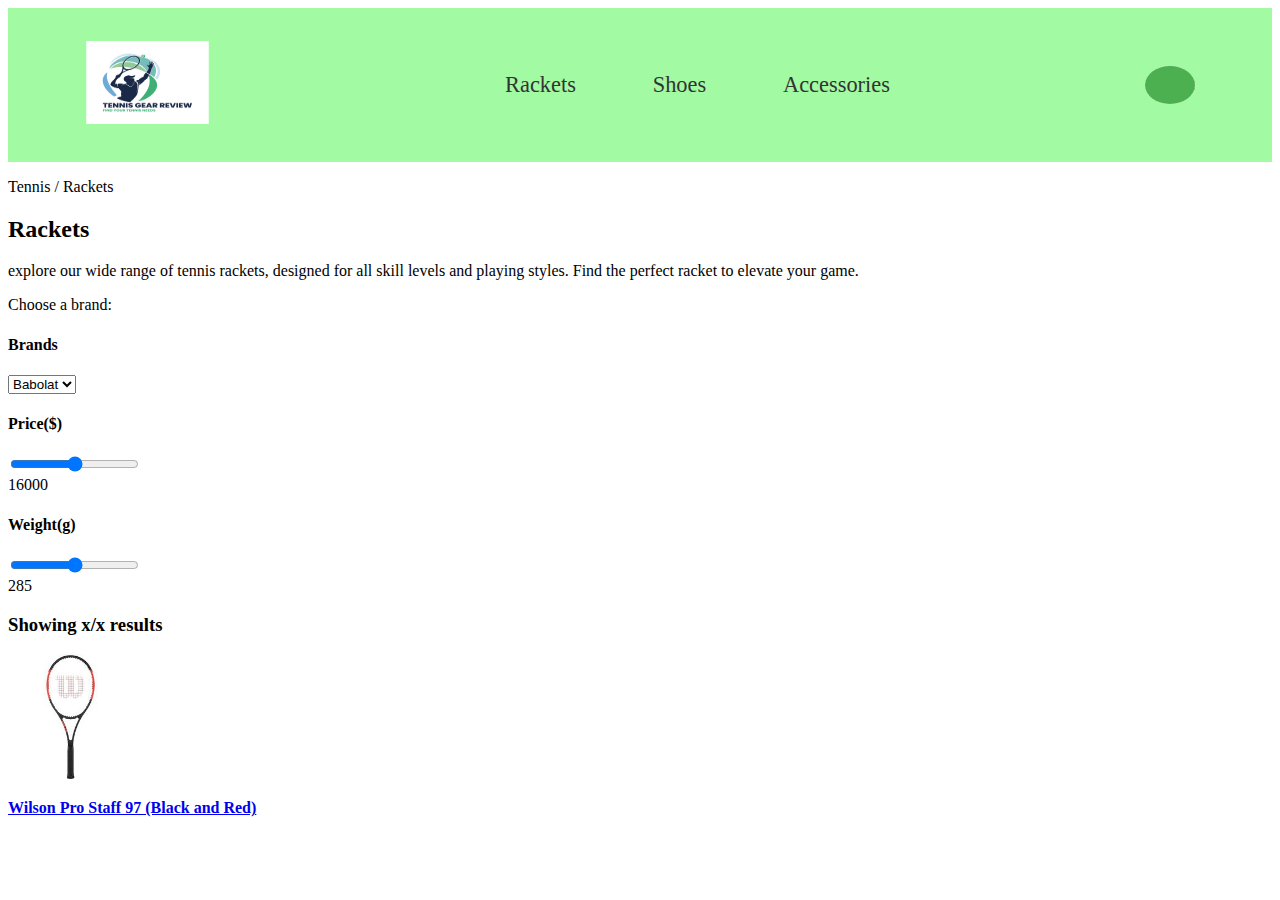
<file: rackets.html>
<!DOCTYPE html>
<html lang="en">
  <head>
    <meta charset="UTF-8" />
    <meta http-equiv="X-UA-Compatible" content="IE=edge" />
    <meta
      name="description"
      content="Tennis product review site to help you find your tennis needs"
      .
    />
    <meta name="viewport" content="width=device-width, initial-scale=1.0" />
    <link rel="icon" href="logo-png.png" />
    <link rel="preconnect" href="https://fonts.gstatic.com" />
    <link
      href="https://fonts.googleapis.com/css2?family=Rubik:wght@400;500;600;700&display=swap"
      rel="stylesheet"
    />
    <link rel="stylesheet" href="css/style.css" />
    <title>Tennis Gear Review</title>
  </head>
  <body>
    <header class="header">
      <a href="index.html">
        <img class="logo" alt="Tennis Gear Review Logo" src="logo-png.png" />
      </a>
      <nav class="main-nav">
        <ul class="main-nav-list">
          <li><a class="main-nav-link" href="rackets.html">Rackets</a></li>
          <li><a class="main-nav-link" href="#shoes">Shoes</a></li>
          <li><a class="main-nav-link" href="#accesories">Accessories</a></li>
        </ul>
      </nav>
      <div class="search-container">
        <input type="text" class="search-input" placeholder="Search..." />
        <button class="search-button">
          <i class="fa fa-search"></i>
        </button>
      </div>
    </header>
  </head>
</body>
<body>
  <p>Tennis / Rackets</p>
  <h2>Rackets</h2>
  <p>explore our wide range of tennis rackets, designed for all skill levels and playing styles. Find the perfect racket to elevate your game.</p>
  
  <label for="brands">Choose a brand:</label>
<h4>Brands</h4>
<select name="brand" id="brands">
  <option value="Babolat">Babolat</option>
  <option value="Head">Head</option>
  <option value="Yonex">Yonex</option>
  <option value="Wilson">Wilson</option>
</select>
<h4>Price($)</h4>
<div class="sliderbar1">
  <input type="range" min="0" max="100" value="50" class="slider" id="range">
  <div class="value">16000</div>
</div>
<h4>Weight(g)</h4>
<div class="sliderbar2">
  <input type="range" min="0" max="100" value="50" class="slider" id="range">
  <div class="value">285</div>
</div>
<h3>Showing x/x results</h3>
<a href="WilsonProStaff.html">
<img src="Wilson.jpeg" alt="Wilson Pro Staff Racket" width="100" height="132">
</a>
<a href="WilsonProStaff.html"><p><strong>Wilson Pro Staff 97 (Black and Red)</strong></p></a>
</body>

  </html>
</file>
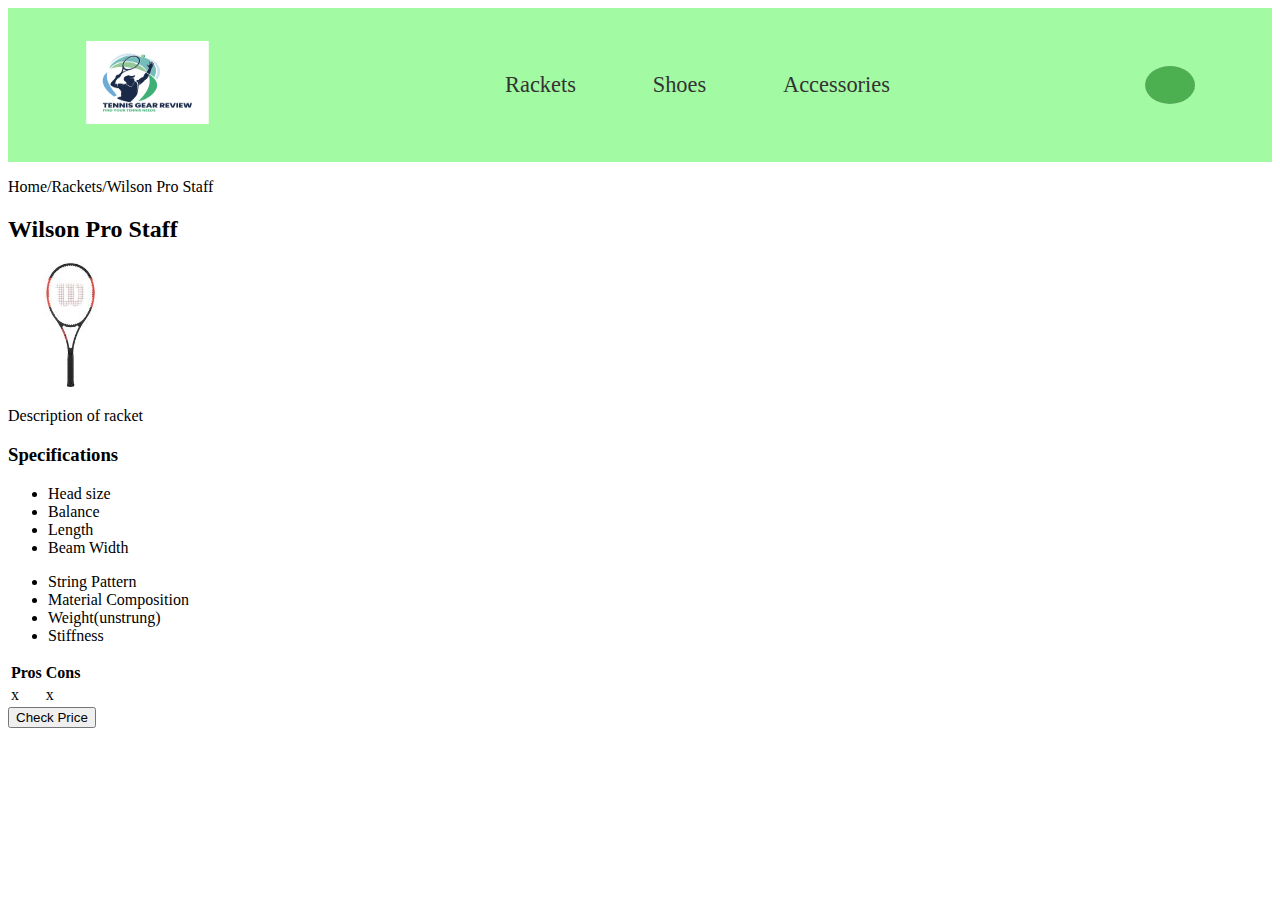
<file: WilsonProStaff.html>
<!DOCTYPE html>
<html lang="en">
  <head>
    <meta charset="UTF-8" />
    <meta http-equiv="X-UA-Compatible" content="IE=edge" />
    <meta
      name="description"
      content="Tennis product review site to help you find your tennis needs"
      .
    />
    <meta name="viewport" content="width=device-width, initial-scale=1.0" />
    <link rel="icon" href="logo-png.png" />
    <link rel="preconnect" href="https://fonts.gstatic.com" />
    <link
      href="https://fonts.googleapis.com/css2?family=Rubik:wght@400;500;600;700&display=swap"
      rel="stylesheet"
    />
    <link rel="stylesheet" href="css/style.css" />
    <title>Tennis Gear Review</title>
  </head>
  <body>
    <header class="header">
      <a href="index.html">
        <img class="logo" alt="Tennis Gear Review Logo" src="logo-png.png" />
      </a>
      <nav class="main-nav">
        <ul class="main-nav-list">
          <li><a class="main-nav-link" href="rackets.html">Rackets</a></li>
          <li><a class="main-nav-link" href="#shoes">Shoes</a></li>
          <li><a class="main-nav-link" href="#accesories">Accessories</a></li>
        </ul>
      </nav>
      <div class="search-container">
        <input type="text" class="search-input" placeholder="Search..." />
        <button class="search-button">
          <i class="fa fa-search"></i>
        </button>
      </div>
    </header>
  </head>
</body>
<body>
  <p>Home/Rackets/Wilson Pro Staff</p>

  <h2>Wilson Pro Staff</h2>
  <img src="Wilson.jpeg"
  alt="Image of racket">
<p>Description of racket</p>

<h3>Specifications</h3>
<ul>
  <li>Head size</li>
  <li>Balance</li>
  <li>Length</li>
  <li>Beam Width</li>
</ul>
<ul>
  <li>String Pattern</li>
  <li>Material Composition</li>
  <li>Weight(unstrung)</li>
  <li>Stiffness</li>
</ul>

<table>
  <tr>
    <th>Pros</th>
    <th>Cons</th>
  </tr>
  <td>x</td>
  <td>x</td>
  </table>

  <button type="button">Check Price</button>
  

</body>
</file>
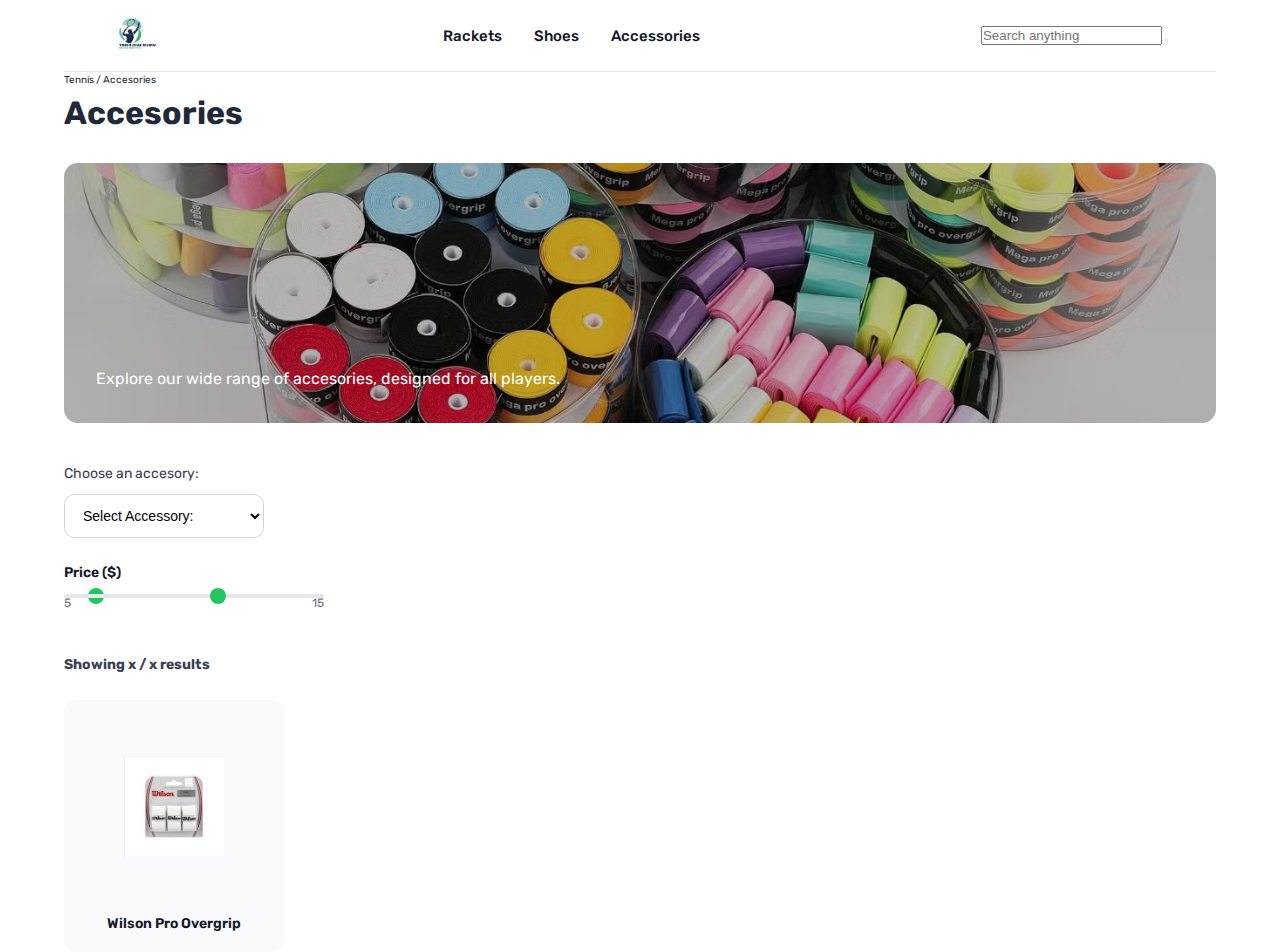
<file: html/accesories2.html>
<!DOCTYPE html>
<html lang="en">
  <head>
    <meta charset="UTF-8" />
    <meta http-equiv="X-UA-Compatible" content="IE=edge" />
    <meta
      name="description"
      content="Tennis product review site to help you find your tennis needs"
    />
    <meta name="viewport" content="width=device-width, initial-scale=1.0" />

    <title>Game Set Gear</title>

    <link rel="icon" href="../images/logo-png.png" />
    <link rel="preconnect" href="https://fonts.gstatic.com" />
    <link
      href="https://fonts.googleapis.com/css2?family=Rubik:wght@400;500;600;700&display=swap"
      rel="stylesheet"
    />

    <link rel="stylesheet" href="../css/accessories.css" />
  </head>

  <body>
    <!-- NAVBAR -->
    <header class="WEBNAV">
    <a href="../index.html">
  <img
    class="logo"
    alt="Tennis Gear Review Logo"
    src="../images/logo-png.png"
  />
    </a>
    <nav class="main-nav">
      <li><a class="main-nav-link" href="../html/rackets.html">Rackets</a></li>
      <li><a class="main-nav-link" href="../html/Shoes.html">Shoes</a></li>
      <li>
        <a class="main-nav-link" href="../html/accesories2.html">Accessories</a>
      </li>
    </nav>

    <div class="search-box">
      <div class="row">
        <input
          type="text"
          id="input-box"
          placeholder="Search anything"
          autocomplete="off"
        />
        <button><i class="fa-solid fa-magnifying-glass"></i></button>
      </div>
      <div class="result-box"></div>
      <script src="../js/search.js"></script>
    </div>
    </header>
  </head>

    <!-- PAGE HEADER -->
    <section class="page-header">
      <p>Tennis / Accesories</p>
      <h2>Accesories</h2>

      <div class="wrapper">
        <p class="textonimg">
          Explore our wide range of accesories, designed for all players.
        </p>
      </div>
    </section>

    <!-- FILTERS -->
    <section class="filters">
      <label for="Accesory">Choose an accesory:</label>

      <div class="custom-select" style="width: 200px">
        <select id="Accesory">
          <option value="0">Select Accessory:</option>
          <option value="1">Grips</option>
          <option value="2">Head Tape</option>
          <option value="3">Vibration Dampners</option>
          <option value="4">Stencils</option>
        </select>
      </div>

      <h4>Price ($)</h4>

      <div class="slider-wrapper">
        <div class="range-container">
          <input type="range" min="0" max="500" value="50" id="range-min" />
          <input type="range" min="0" max="500" value="300" id="range-max" />

          <div class="range-track"></div>

          <div class="range-values">
            <span id="min-val">5</span>
            <span id="max-val">15</span>
          </div>
        </div>
      </div>
    </section>

    <!-- RESULTS -->
    <section class="results">
      <h3>Showing x / x results</h3>

      <div class="product-card">
        <a href="../html/WilsonProOvergrip.html">
          <img
            src="../images/WilsonProOvergrip.jpeg"
            alt="Wilson Pro Overgrip"
            width="100"
            height="132"
          />
        </a>

        <a href="../html/WilsonProOvergrip.html">
          <div class="product-title">Wilson Pro Overgrip</div>
        </a>
      </div>
    </section>
  </body>
</html>
</file>
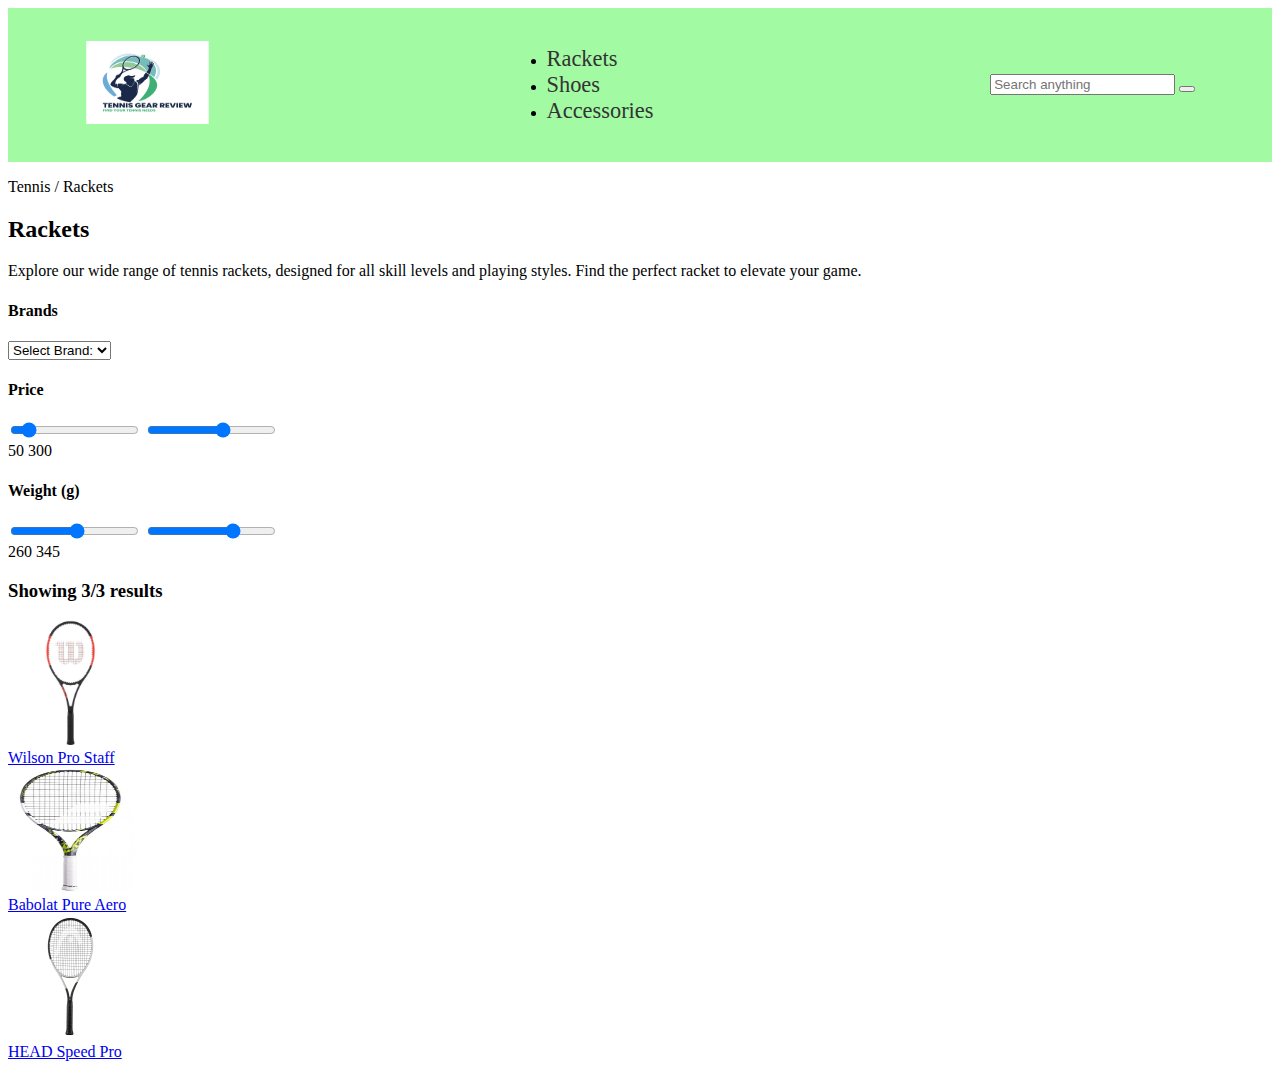
<file: html/rackets.html>
<!doctype html>
<html lang="en">
  <head>
    <meta charset="UTF-8" />
    <meta http-equiv="X-UA-Compatible" content="IE=edge" />
    <meta
      name="description"
      content="Tennis product review site to help you find your tennis needs"
    />
    <meta name="viewport" content="width=device-width, initial-scale=1.0" />

    <link rel="icon" href="logo-png.png" />
    <link rel="preconnect" href="https://fonts.gstatic.com" />
    <link
      href="https://fonts.googleapis.com/css2?family=Rubik:wght@400;500;600;700&display=swap"
      rel="stylesheet"
    />
    <link rel="stylesheet" href="../css/Rackets.css" />
    <title>Game Set Gear</title>
  </head>

  <body>
    <!-- NAVBAR -->
    <header class="WEBNAV">
      <a href="../index.html">
        <img
          class="logo"
          alt="Tennis Gear Review Logo"
          src="../images/logo-png.png"
        />
      </a>

      <nav class="main-nav">
        <li>
          <a class="main-nav-link" href="../html/rackets.html">Rackets</a>
        </li>
        <li><a class="main-nav-link" href="../html/Shoes.html">Shoes</a></li>
        <li>
          <a class="main-nav-link" href="../html/accesories2.html">
            Accessories
          </a>
        </li>
      </nav>

      <div class="search-box">
        <div class="row">
          <input
            type="text"
            id="input-box"
            placeholder="Search anything"
            autocomplete="off"
          />
          <button>
            <i class="fa-solid fa-magnifying-glass"></i>
          </button>
        </div>
        <div class="result-box"></div>
      </div>
    </header>

    <!-- PAGE CONTENT -->
    <p>Tennis / Rackets</p>
    <h2>Rackets</h2>

    <div class="wrapper">
      <p class="textonimg">
        Explore our wide range of tennis rackets, designed for all skill levels
        and playing styles. Find the perfect racket to elevate your game.
      </p>
    </div>

    <h4>Brands</h4>
    <select id="brandFilter">
      <option value="all">Select Brand:</option>
      <option value="wilson">Wilson</option>
      <option value="babolat">Babolat</option>
      <option value="head">Head</option>
      <option value="yonex">Yonex</option>
    </select>

    <h4><strong>Price</strong></h4>
    <div class="slider-wrapper">
      <div class="range-container">
        <input type="range" min="0" max="500" value="50" />
        <input type="range" min="0" max="500" value="300" />
        <div class="range-track"></div>
        <div class="range-values">
          <span>50</span>
          <span>300</span>
        </div>
      </div>
    </div>

    <h4>Weight (g)</h4>
    <div class="slider-wrapper">
      <div class="range-container">
        <input type="range" min="0" max="500" value="260" />
        <input type="range" min="0" max="500" value="345" />
        <div class="range-track"></div>
        <div class="range-values">
          <span>260</span>
          <span>345</span>
        </div>
      </div>
    </div>

    <h3>Showing 3/3 results</h3>

    <!-- PRODUCT GRID -->
    <div class="product-grid">
      <div class="product-card" data-brand="wilson">
        <a href="../html/WilsonProStaff.html">
          <img src="../images/Wilsonprostaff.jpg" alt="Wilson Pro Staff" />
          <div class="product-title">Wilson Pro Staff</div>
        </a>
      </div>

      <div class="product-card" data-brand="babolat">
        <a href="../html/BabolatPureAero.html">
          <img src="../images/BabolatPureAero.jpg" alt="Babolat Pure Aero" />
          <div class="product-title">Babolat Pure Aero</div>
        </a>
      </div>

      <div class="product-card" data-brand="head">
        <a href="../html/HeadSpeedPro.html">
          <img src="../images/HeadSpeedPro.jpg" alt="HEAD Speed Pro" />
          <div class="product-title">HEAD Speed Pro</div>
        </a>
      </div>
    </div>

    <script src="../js/brandfilterracket.js"></script>
  </body>
</html>
</file>
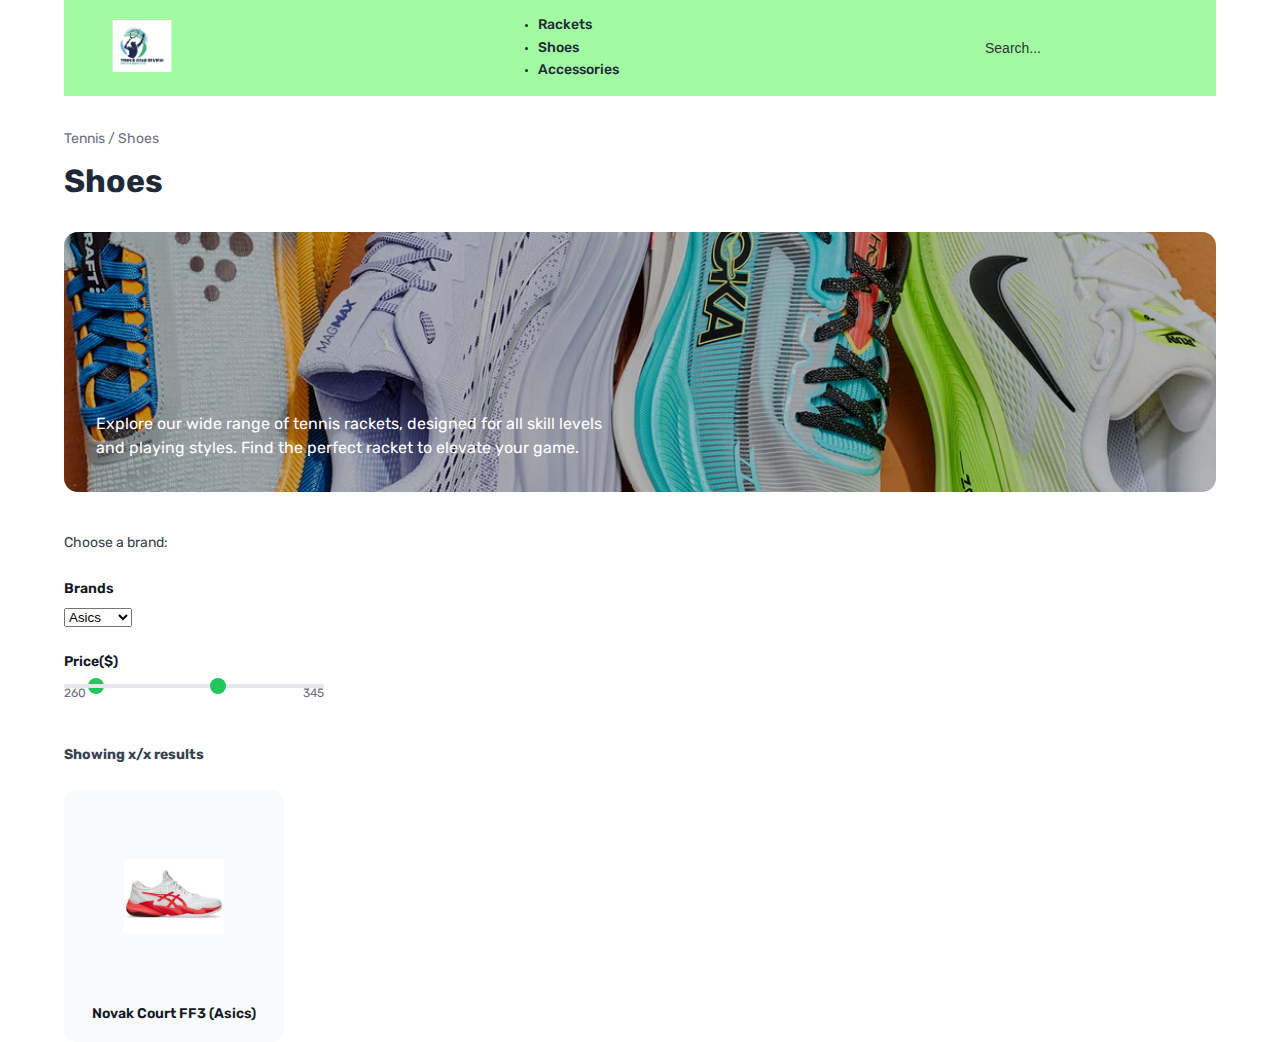
<file: html/Shoes.html>
<!DOCTYPE html>
<html lang="en">
  <head>
    <meta charset="UTF-8" />
    <meta http-equiv="X-UA-Compatible" content="IE=edge" />
    <meta
      name="description"
      content="Tennis product review site to help you find your tennis needs"
      .
    />
    <meta name="viewport" content="width=device-width, initial-scale=1.0" />
    <link rel="icon" href="logo-png.png" />
    <link rel="preconnect" href="https://fonts.gstatic.com" />
    <link
      href="https://fonts.googleapis.com/css2?family=Rubik:wght@400;500;600;700&display=swap"
      rel="stylesheet"
    />
    <link rel="stylesheet" href="../css/shoes.css" />
    <title>Game Set Gear</title>
  </head>
  <body>
    <header class="WEBNAV">
      <a href="index.html">
        <img class="logo" alt="Tennis Gear Review Logo" src="../images/logo-png.png" />
      </a>
      <nav class="main-nav">
        <ul class="main-nav-list">
          <li><a class="main-nav-link" href="rackets.html">Rackets</a></li>
          <li><a class="main-nav-link" href="shoes.html">Shoes</a></li>
          <li><a class="main-nav-link" href="accessories2.html">Accessories</a></li>
        </ul>
      </nav>
      <div class="search-container">
        <input type="text" class="search-input" placeholder="Search..." />
        <button class="search-button">
          <i class="fa fa-search"></i>
        </button>
      </div>
    </header>
  </head>
</body>
<body>
  <p>Tennis / Shoes</p>
  <h2>Shoes</h2>

<div class="wrapper">
      <p class="textonimg">
       Explore our wide range of tennis rackets, designed for all skill levels and playing styles. Find the perfect racket to elevate your game.
      </p>
      </div>
  <label for="brands">Choose a brand:</label>
<h4>Brands</h4>
<select name="brand" id="brands">
  <option value="Babolat">Asics</option>
  <option value="Head">Nike</option>
  <option value="Yonex">Adidas</option>
  <option value="Wilson">Reebok</option>
</select>
<h4>Price($)</h4>
<div class="slider-wrapper">
    <div class="range-container">
      <input type="range" min="0" max="500" value="50" id="range-min" />
      <input type="range" min="0" max="500" value="300" id="range-max" />
      <div class="range-track"></div>
      <div class="range-values">
        <span id="min-val">260</span>
        <span id="max-val">345</span>
      </div>
    </div>
  </div>
<h3>Showing x/x results</h3>
<div class="product-card">
  <a href="AsicsNovakFF3.html">
    <img src="../images/Tennis shoes.jpeg" alt="Wilson Pro Staff Racket" width="100" height="132">
  </a>
  <a href="AsicsNovakFF3.html".html">
    <div class="product-title">Novak Court FF3 (Asics)</div>
  </a>
</div>

</body>
</html>
</file>
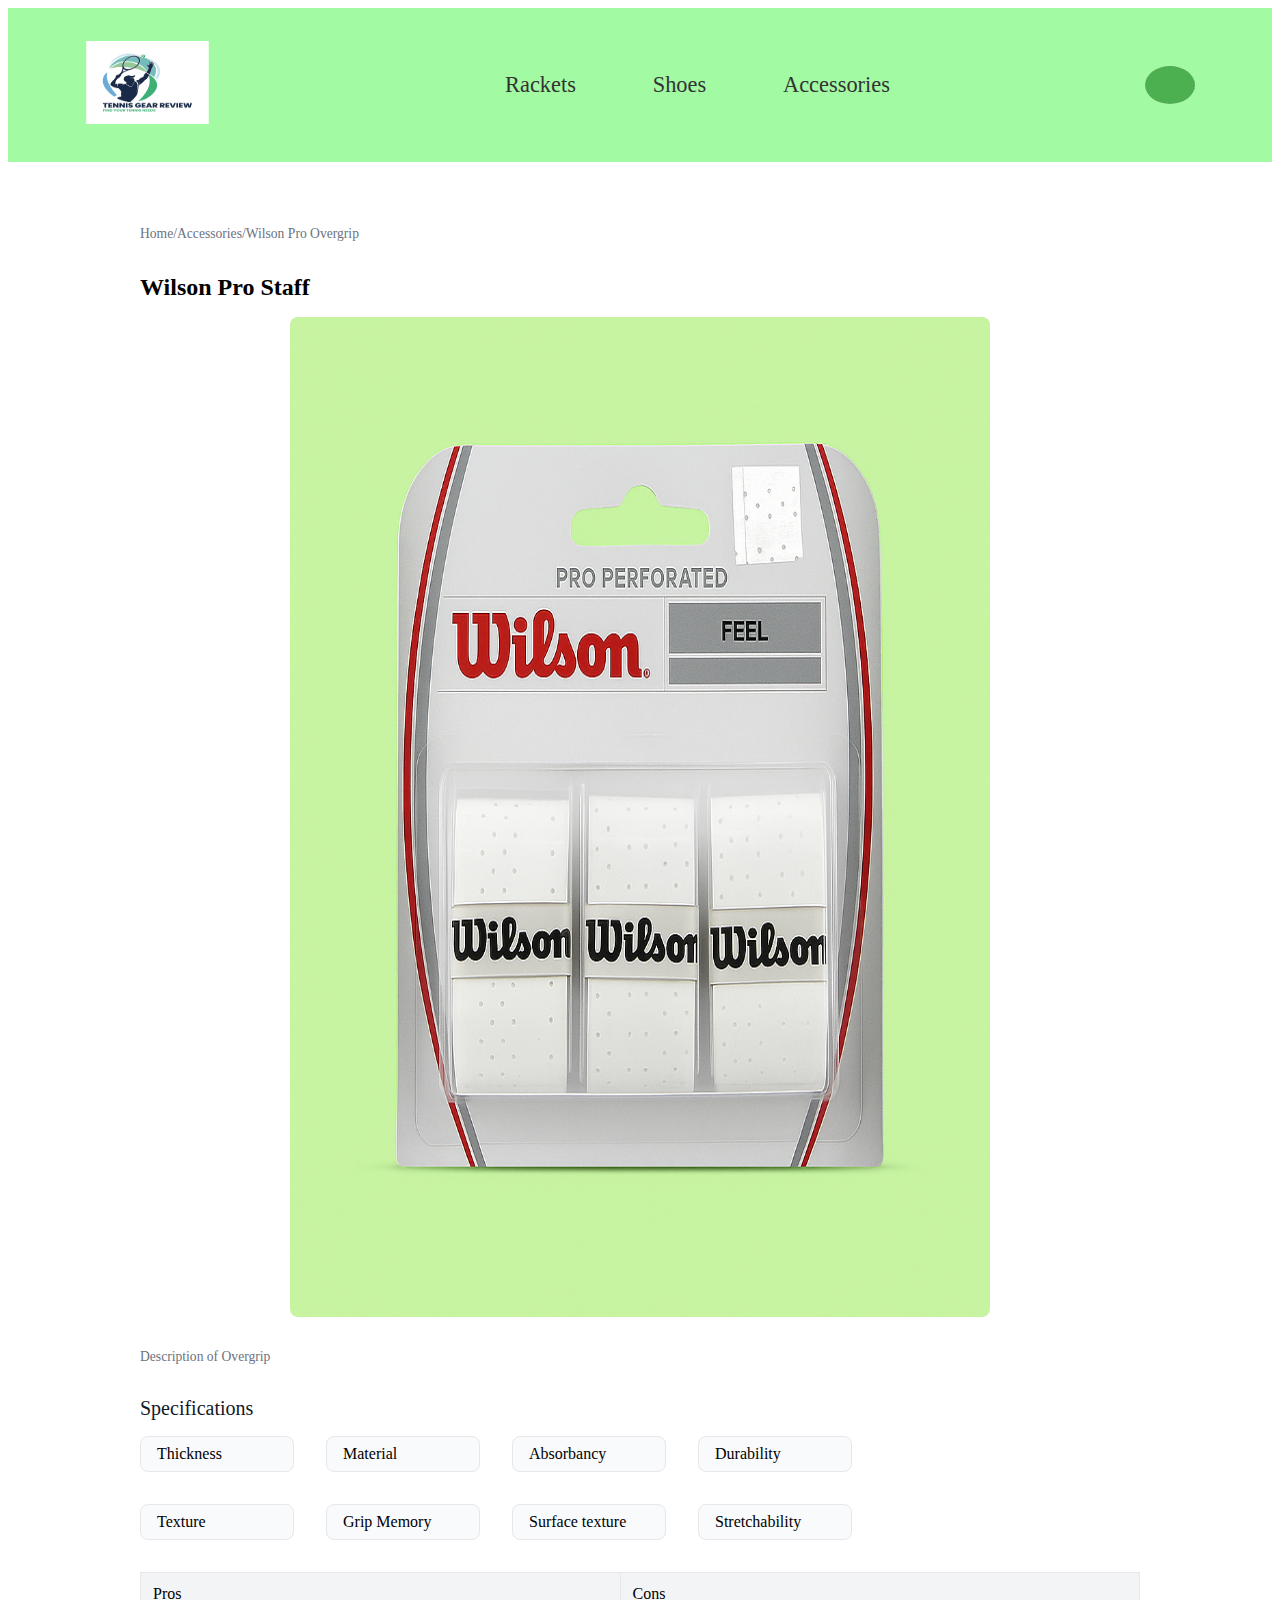
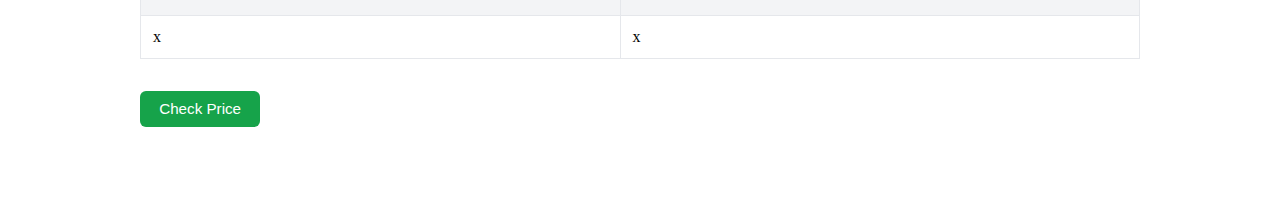
<file: html/WilsonProOvergrip.html>
<!DOCTYPE html>
<html lang="en">
  <head>
    <meta charset="UTF-8" />
    <meta http-equiv="X-UA-Compatible" content="IE=edge" />
    <meta
      name="description"
      content="Tennis product review site to help you find your tennis needs"
      .
    />
    <meta name="viewport" content="width=device-width, initial-scale=1.0" />
    <link rel="icon" img-src="logo-png.png" href="index.html" />
    <link rel="preconnect" href="https://fonts.gstatic.com" />
    <link
      href="https://fonts.googleapis.com/css2?family=Rubik:wght@400;500;600;700&display=swap"
      rel="stylesheet"
    />

    <link rel="stylesheet" href="../css/Itemdescription.css" />

    <title>Game Set Gear</title>
  </head>
  <body>
    <header class="WEBNAV">
      <a href="index.html">
        <img
          class="logo"
          alt="Tennis Gear Review Logo"
          src="../images/logo-png.png"
        />
      </a>
      <nav class="main-nav">
        <ul class="main-nav-list">
          <li>
            <a class="main-nav-link" href="../html/rackets.html">Rackets</a>
          </li>
          <li><a class="main-nav-link" href="../html/Shoes.html">Shoes</a></li>
          <li>
            <a class="main-nav-link" href="../html/accesories2.html"
              >Accessories</a
            >
          </li>
        </ul>
      </nav>
      <div class="search-container">
        <input type="text" class="search-input" placeholder="Search..." />
        <button class="search-button">
          <i class="fa fa-search"></i>
        </button>
      </div>
    </header>
  </body>
  <body>
    <div class="product-page">
      <p>Home/Accessories/Wilson Pro Overgrip</p>

      <h2>Wilson Pro Staff</h2>
      <img src="../images/wilsonproovergrip.png" alt="Image of overgrip" />
      <p>Description of Overgrip</p>

      <h3>Specifications</h3>
      <ul>
        <li>Thickness</li>
        <li>Material</li>
        <li>Absorbancy</li>
        <li>Durability</li>
      </ul>
      <ul>
        <li>Texture</li>
        <li>Grip Memory</li>
        <li>Surface texture</li>
        <li>Stretchability</li>
      </ul>

      <table>
        <tr>
          <th>Pros</th>
          <th>Cons</th>
        </tr>
        <td>x</td>
        <td>x</td>
      </table>

      <button type="button">Check Price</button>
    </div>
  </body>
</html>
</file>
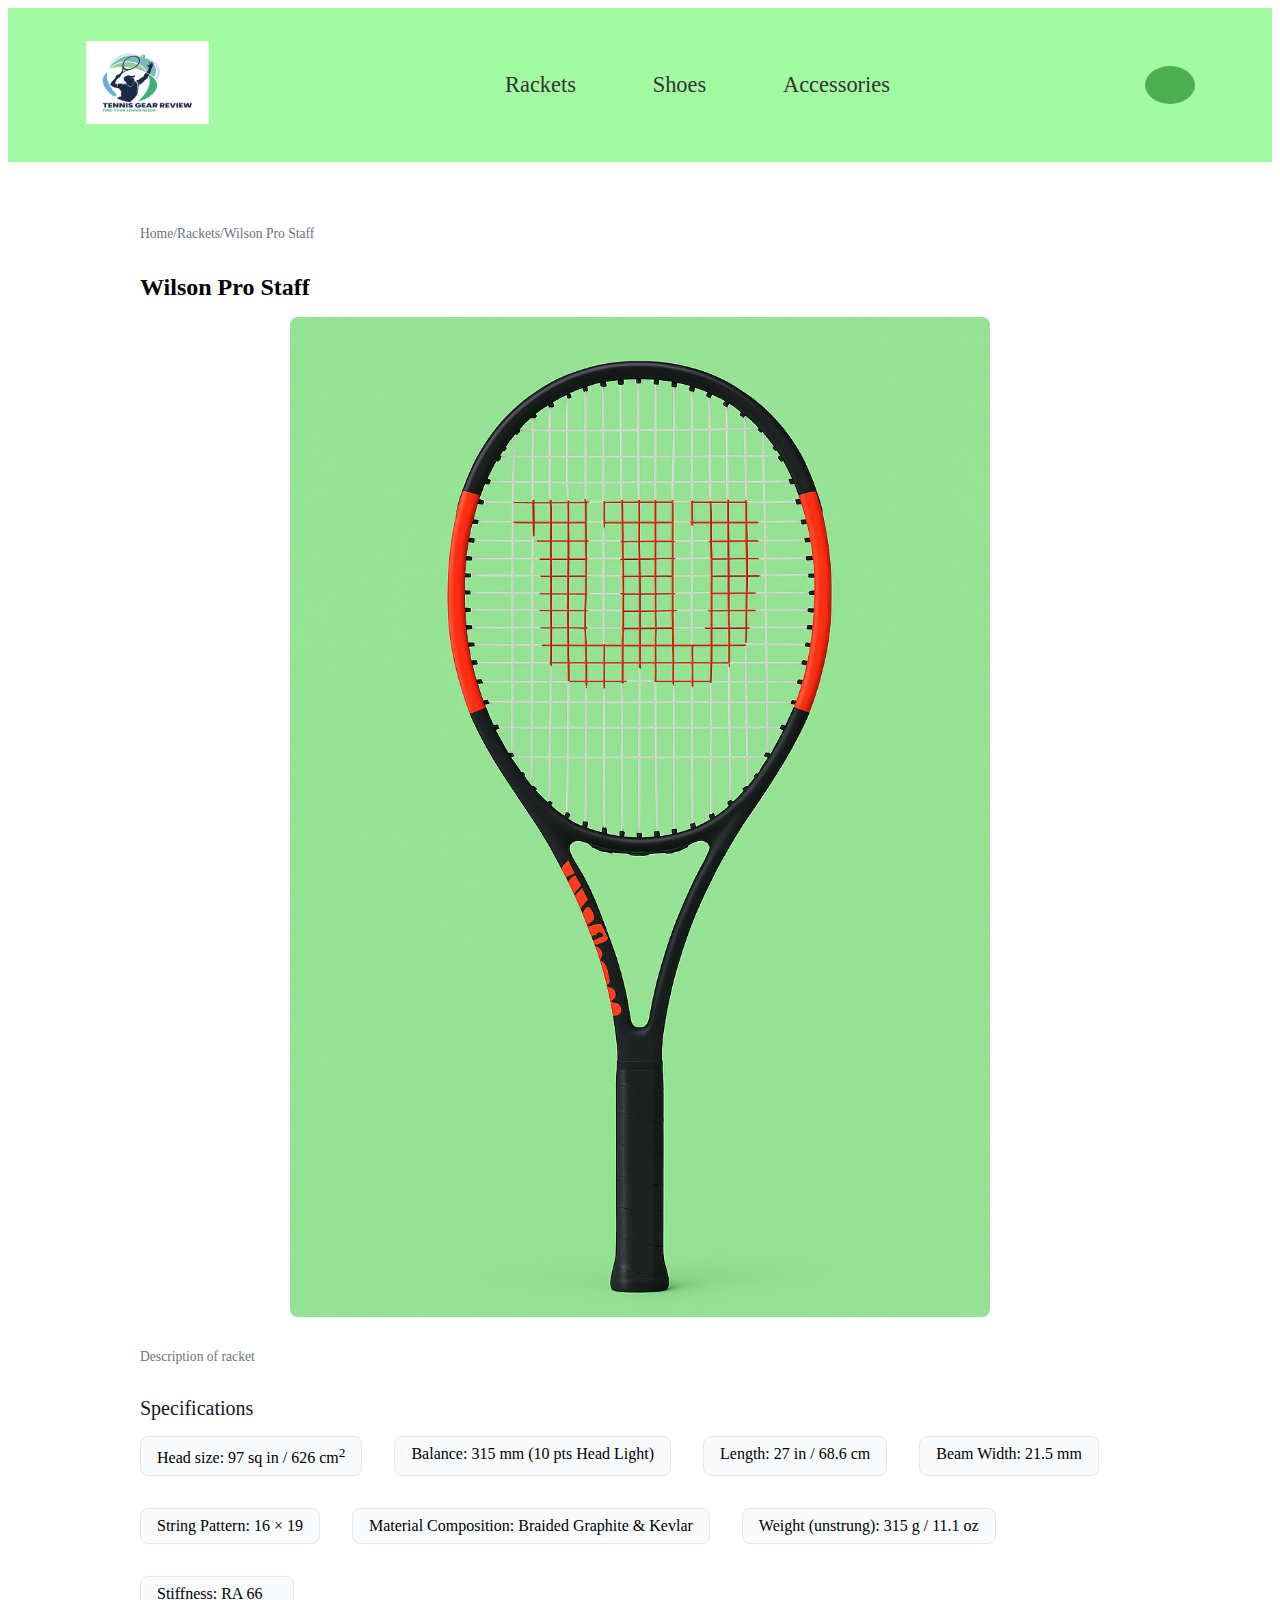
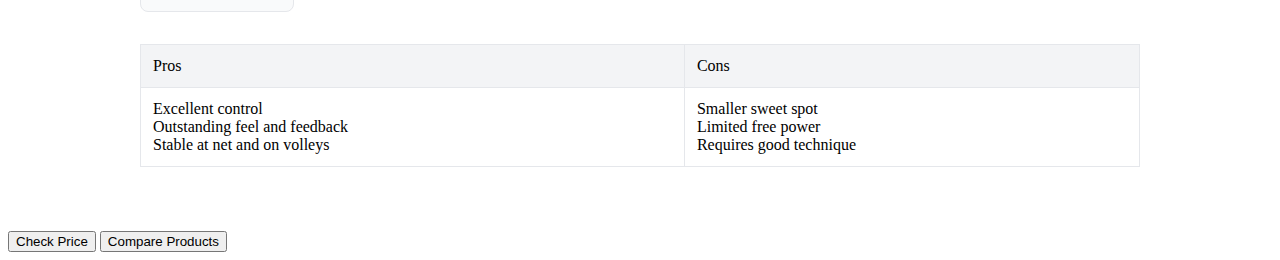
<file: html/WilsonProStaff.html>
<!DOCTYPE html>
<html lang="en">
  <head>
    <meta charset="UTF-8" />
    <meta http-equiv="X-UA-Compatible" content="IE=edge" />
    <meta
      name="description"
      content="Tennis product review site to help you find your tennis needs"
      .
    />
    <meta name="viewport" content="width=device-width, initial-scale=1.0" />
    <link rel="icon" href="logo-png.png" />
    <link rel="preconnect" href="https://fonts.gstatic.com" />
    <link
      href="https://fonts.googleapis.com/css2?family=Rubik:wght@400;500;600;700&display=swap"
      rel="stylesheet"
    />
    <link rel="stylesheet" href="../css/Itemdescription.css" />
    <title>Game Set Gear</title>
  </head>
  <body>
    <header class="WEBNAV">
      <a href="../index.html">
        <img class="logo" alt="Tennis Gear Review Logo" src="../images/logo-png.png" />
      </a>
      <nav class="main-nav">
        <ul class="main-nav-list">
          <li><a class="main-nav-link" href="../html/rackets.html">Rackets</a></li>
          <li><a class="main-nav-link" href="../html/Shoes.html">Shoes</a></li>
          <li><a class="main-nav-link" href="../html/accesories2.html">Accessories</a></li>
        </ul>
      </nav>
      <div class="search-container">
        <input type="text" class="search-input" placeholder="Search..." />
        <button class="search-button">
          <i class="fa fa-search"></i>
        </button>
      </div>
    </header>
  </head>
</body>
<body>
  <div class="product-page">
  <p>Home/Rackets/Wilson Pro Staff</p>

  <h2>Wilson Pro Staff</h2>
  <img src="../images/wilson.png"
  alt="Image of racket">
<p>Description of racket</p>

<h3>Specifications</h3>
<ul>
  <li>Head size: 97 sq in / 626 cm<sup>2</sup></li>
  <li>Balance: 315 mm (10 pts Head Light)</li>
  <li>Length: 27 in / 68.6 cm</li>
  <li>Beam Width: 21.5 mm</li>
</ul>

<ul>
  <li>String Pattern: 16 × 19</li>
  <li>Material Composition: Braided Graphite & Kevlar</li>
  <li>Weight (unstrung): 315 g / 11.1 oz</li>
  <li>Stiffness: RA 66</li>
</ul>

<table>
  <tr>
    <th>Pros</th>
    <th>Cons</th>
  </tr>
  <tr>
    <td>
      Excellent control<br />
      Outstanding feel and feedback<br />
      Stable at net and on volleys
    </td>
    <td>
      Smaller sweet spot<br />
      Limited free power<br />
      Requires good technique
    </td>
  </tr>
</table>

  </div>

  <button type="button">Check Price</button>
  <a href="CompareProducts.html">
    <button>Compare Products</button>
  </a>
  
</div>

</body>
</html>
</file>
<file: css/style.css>
.header {
  display: flex;
  justify-content: space-between;
  align-items: center;
  background-color: #a2faa3;

  height: 9.6rem;
  padding: 0 4.8rem;
  position: relative;
}
.logo {
  height: 5.2rem;
}
.main-nav-list {
  list-style: none;
  display: flex;
  align-items: center;
  gap: 4.8rem;
}
.main-nav-link:link,
.main-nav-link:visited {
  display: inline-block;
  text-decoration: none;
  color: #333;
  font-weight: 500;
  font-size: 1.4rem;
  transition: all 0.3s;
}
.main-nav-link:hover,
.main-nav-link:active {
  color: #3d5f3d;
}
.main-nav-link:link,
.main-nav-link:visited {
  display: inline-block;
  text-decoration: none;
  color: #333;
  font-weight: 500;
  font-size: 1.4rem;
  transition: all 0.3s;
}

.main-nav-link.nav-cta:hover,
.main-nav-link.nav-cta:active {
  background-color: #cf711f;
}

.search-container {
  position: relative;
  width: 50px;
  transition: width 0.4s ease-in-out;
  overflow: hidden;
  border-radius: 50%;
}

.search-input {
  width: 100%;
  padding: 10px;
  border: none;
  font-size: 16px;
  background-color: #f1f1f1;
  outline: none;
}

.search-button {
  position: absolute;
  top: 0;
  right: 0;
  width: 50px;
  height: 100%;
  background-color: #4caf50;
  color: white;
  border: none;
  cursor: pointer;
}

.search-container:focus-within {
  width: 200px;
}

img {
  width: 125px;
  height: 125px;
}
</file>
<file: css/Rackets.css>
.WEBNAV {
  display: flex;
  justify-content: space-between;
  align-items: center;
  background-color: #a2faa3;

  height: 9.6rem;
  padding: 0 4.8rem;
  position: relative;
}
.logo {
  height: 5.2rem;
}
.main-nav-list {
  list-style: none;
  display: flex;
  align-items: center;
  gap: 4.8rem;
}
.main-nav-link:link,
.main-nav-link:visited {
  display: inline-block;
  text-decoration: none;
  color: #333;
  font-weight: 500;
  font-size: 1.4rem;
  transition: all 0.3s;
}
.main-nav-link:hover,
.main-nav-link:active {
  color: #3d5f3d;
}
.main-nav-link:link,
.main-nav-link:visited {
  display: inline-block;
  text-decoration: none;
  color: #333;
  font-weight: 500;
  font-size: 1.4rem;
  transition: all 0.3s;
}

.main-nav-link.nav-cta:hover,
.main-nav-link.nav-cta:active {
  background-color: #cf711f;
}

.search-container {
  position: relative;
  width: 50px;
  transition: width 0.4s ease-in-out;
  overflow: hidden;
  border-radius: 50%;
}

.search-input {
  width: 100%;
  padding: 10px;
  border: none;
  font-size: 16px;
  background-color: #f1f1f1;
  outline: none;
}

.search-button {
  position: absolute;
  top: 0;
  right: 0;
  width: 50px;
  height: 100%;
  background-color: #4caf50;
  color: white;
  border: none;
  cursor: pointer;
}

.search-container:focus-within {
  width: 200px;
}
img {
  width: 125px;
  height: 125px;
}
</file>
<file: css/Itemdescription.css>
.WEBNAV {
  display: flex;
  justify-content: space-between;
  align-items: center;
  background-color: #a2faa3;

  height: 9.6rem;
  padding: 0 4.8rem;
  position: relative;
}
.logo {
  height: 5.2rem;
}
.main-nav-list {
  list-style: none;
  display: flex;
  align-items: center;
  gap: 4.8rem;
}
.main-nav-link:link,
.main-nav-link:visited {
  display: inline-block;
  text-decoration: none;
  color: #333;
  font-weight: 500;
  font-size: 1.4rem;
  transition: all 0.3s;
}
.main-nav-link:hover,
.main-nav-link:active {
  color: #3d5f3d;
}
.main-nav-link:link,
.main-nav-link:visited {
  display: inline-block;
  text-decoration: none;
  color: #333;
  font-weight: 500;
  font-size: 1.4rem;
  transition: all 0.3s;
}

.main-nav-link.nav-cta:hover,
.main-nav-link.nav-cta:active {
  background-color: #cf711f;
}

.search-container {
  position: relative;
  width: 50px;
  transition: width 0.4s ease-in-out;
  overflow: hidden;
  border-radius: 50%;
}

.search-input {
  width: 100%;
  padding: 10px;
  border: none;
  font-size: 16px;
  background-color: #f1f1f1;
  outline: none;
}

.search-button {
  position: absolute;
  top: 0;
  right: 0;
  width: 50px;
  height: 100%;
  background-color: #4caf50;
  color: white;
  border: none;
  cursor: pointer;
}

.search-container:focus-within {
  width: 200px;
}
img {
  width: 125px;
  height: 125px;
}

.product-page h2 {
  font-size: 1.5rem;
  font-weight: 600;
  margin-top: 2rem;
  margin-bottom: 1rem;
}

.product-page p {
  color: #6b7280;
  font-size: 0.85rem;
  margin-top: 2rem;
}

.product-page img {
  max-width: 100%;
  height: auto;
  border-radius: 8px;
  margin-bottom: 1rem;
}

.product-page p + h3 {
  margin-top: 2rem;
}

.product-page h3 {
  font-size: 1.25rem;
  margin-bottom: 0.75rem;
  font-weight: 500;
  color: #111827;
}

.product-page ul {
  list-style: none;
  padding-left: 0;
  display: flex;
  flex-wrap: wrap;
  gap: 1.5rem;
  margin-bottom: 2rem;
}

.product-page ul li {
  background-color: #f9fafb;
  border: 1px solid #e5e7eb;
  padding: 0.5rem 1rem;
  border-radius: 8px;
  font-size: 0.9rem;
  min-width: 120px;
}

.product-page table {
  width: 100%;
  border-collapse: collapse;
  margin-bottom: 2rem;
}

.product-page th,
.product-page td {
  border: 1px solid #e5e7eb;
  padding: 0.75rem;
  text-align: left;
  font-size: 0.9rem;
}

.product-page th {
  background-color: #f3f4f6;
  font-weight: 500;
}

.product-page button {
  background-color: #16a34a;
  color: white;
  border: none;
  padding: 0.6rem 1.2rem;
  font-size: 0.95rem;
  border-radius: 6px;
  cursor: pointer;
  margin-right: 1rem;
  margin-bottom: 2rem;
  transition: background-color 0.2s ease;
}

.product-page button:hover {
  background-color: #15803d;
}

@media (min-width: 768px) {
  .product-page ul {
    gap: 2rem;
  }

  .product-page ul li {
    font-size: 1rem;
  }

  .product-page table th,
  .product-page table td {
    font-size: 1rem;
  }
}

.product-page img {
  height: 1000px;
  width: 700px;
  display: block;
  margin: 0 auto;
}

.product-page {
  max-width: 1000px;
  margin: 0 auto;
  padding: 2rem 4rem;
}
</file>
<file: css/accessories.css>
/* =========================
   RESET & BASE
========================= */
* {
  margin: 0;
  padding: 0;
  box-sizing: border-box;
}

html {
  font-size: 62.5%;
}

body {
  font-family: "Rubik", sans-serif;
  background-color: #ffffff;
  color: #1f2937;
  line-height: 1.6;
  max-width: 1200px;
  margin: 0 auto;
  padding: 0 24px;
}

/* =========================
   NAVIGATION
========================= */
.WEBNAV {
  display: flex;
  justify-content: space-between;
  align-items: center;
  height: 72px;
  padding: 0 48px;
  border-bottom: 1px solid #e5e7eb;
}

.logo {
  height: 44px;
}

.main-nav {
  display: flex;
  gap: 32px;
  list-style: none;
}

.main-nav-link {
  text-decoration: none;
  font-size: 15px;
  font-weight: 500;
  color: #111827;
}

.main-nav-link:hover {
  color: #22c55e;
}

/* =========================
   BREADCRUMB + TITLE
========================= */
body > p {
  margin-top: 32px;
  margin-bottom: 6px;
  font-size: 14px;
  color: #6b7280;
}

h2 {
  margin-bottom: 24px;
  font-size: 32px;
  font-weight: 700;
}

/* =========================
   HERO
========================= */
.wrapper {
  height: 260px;
  margin-bottom: 40px;
  border-radius: 14px;
  background-image: url("../images/Accessories.png");
  background-size: cover;
  background-position: center;
  position: relative;
  overflow: hidden;
}

.wrapper::before {
  content: "";
  position: absolute;
  inset: 0;
  background: rgba(0, 0, 0, 0.25);
}

.textonimg {
  position: absolute;
  bottom: 32px;
  left: 32px;
  max-width: 520px;
  color: #ffffff;
  font-size: 16px;
  line-height: 1.5;
  z-index: 1;
}

/* =========================
   FILTER SECTION
========================= */
label {
  display: block;
  font-size: 14px;
  color: #374151;
  margin-bottom: 8px;
}

h4 {
  font-size: 14px;
  font-weight: 600;
  margin-top: 24px;
  margin-bottom: 8px;
  color: #111827;
}

/* =========================
   SELECT DROPDOWN
========================= */
.custom-select {
  width: 260px;
}

.custom-select select {
  width: 100%;
  padding: 12px 14px;
  border-radius: 10px;
  border: 1px solid #d1d5db;
  font-size: 14px;
  background: #ffffff;
}

/* =========================
   PRICE SLIDER (FIXED)
========================= */
.slider-wrapper {
  width: 260px;
  margin-top: 8px;
}

.range-container {
  position: relative;
  height: 28px;
}

.range-container input[type="range"] {
  position: absolute;
  width: 100%;
  appearance: none;
  height: 4px;
  background: #e5e7eb;
  border-radius: 999px;
  pointer-events: none;
}

.range-container input::-webkit-slider-thumb {
  appearance: none;
  width: 16px;
  height: 16px;
  background: #22c55e;
  border-radius: 50%;
  cursor: pointer;
  pointer-events: all;
}

.range-values {
  display: flex;
  justify-content: space-between;
  font-size: 12px;
  color: #6b7280;
  margin-top: 10px;
}

/* =========================
   RESULTS HEADER
========================= */
h3 {
  margin-top: 32px;
  margin-bottom: 24px;
  font-size: 14px;
  color: #374151;
}

/* =========================
   PRODUCT CARD (ACCESSORIES)
========================= */
.product-card {
  margin-top: 24px;
  width: 220px;
  background: #f9fafb;
  padding: 16px;
  border-radius: 12px;
  text-align: center;
  transition: all 0.2s ease;
}

.product-card:hover {
  transform: translateY(-4px);
  box-shadow: 0 10px 24px rgba(0, 0, 0, 0.08);
}

.product-card img {
  height: 180px;
  object-fit: contain;
  margin-bottom: 12px;
}

.product-title {
  font-size: 14px;
  font-weight: 600;
  color: #111827;
}

/* =========================
   LINKS
========================= */
a {
  text-decoration: none;
  color: inherit;
}
</file>
<file: css/shoes.css>
/* =========================
   RESET & BASE
========================= */
* {
  margin: 0;
  padding: 0;
  box-sizing: border-box;
}

html {
  font-size: 62.5%;
}

body {
  font-family: "Rubik", sans-serif;
  background-color: #ffffff;
  color: #1f2937;
  line-height: 1.6;
  max-width: 1200px;
  margin: 0 auto;
  padding: 0 24px;
}

/* ===================================================== NAVIGATION ===================================================== */ /* ========================= NAVBAR ========================= */
.WEBNAV {
  display: flex;
  justify-content: space-between;
  align-items: center;
  background-color: #a2faa3;
  height: 9.6rem;
  padding: 0 4.8rem;
  position: relative;
  z-index: 1;
}
.logo {
  height: 5.2rem;
}
.main-nav {
  list-style: none;
  display: flex;
  align-items: center;
  gap: 4.8rem;
}
.main-nav-link:link,
.main-nav-link:visited {
  display: inline-block;
  text-decoration: none;
  font-weight: 500;
  font-size: 1.4rem;
  color: var(--text-main);
  transition: all 0.3s;
}
.main-nav-link:hover,
.main-nav-link:active {
  color: #2f6f4e;
}
.main-nav-link.nav-cta:hover,
.main-nav-link.nav-cta:active {
  background-color: #cf711f;
} /* ========================= SEARCH BOX ========================= */
.search-box {
  width: 250px;
  background-color: #ffffff;
  border: 1px solid var(--border-light);
  border-radius: 8px;
  position: relative;
}
.row {
  display: flex;
  align-items: center;
  padding: 0 20px;
  height: 40px;
}
input {
  flex: 1;
  height: 20px;
  background: transparent;
  border: 0;
  outline: 0;
  font-size: 14px;
  color: #333;
}
input::placeholder {
  color: var(--text-muted);
}
button {
  background: transparent;
  border: 0;
  outline: 0;
}
button .fa-solid {
  width: 25px;
  font-size: 15px;
  color: #555;
  cursor: pointer;
} /* ========================= SEARCH RESULTS ========================= */
.result-box {
  position: absolute;
  top: 100%;
  left: 0;
  width: 100%;
  background: #ffffff;
  z-index: 10;
  border-radius: 0 0 5px 5px;
  box-shadow: 0 4px 8px rgba(0, 0, 0, 0.1);
}
.result-box ul {
  list-style: none;
  padding: 10px;
  margin: 0;
  border-top: 1px solid #ccc;
}
.result-box li {
  padding: 8px;
  font-size: 14px;
  cursor: pointer;
}
.result-box ul li:hover {
  background: #a2faa3;
}

/* =========================
   BREADCRUMB + TITLE
========================= */
body > p {
  margin-top: 32px;
  margin-bottom: 6px;
  font-size: 14px;
  color: #6b7280;
}

h2 {
  margin-bottom: 24px;
  font-size: 32px;
  font-weight: 700;
}

/* =========================
   HERO
========================= */
.wrapper {
  height: 260px;
  margin-bottom: 40px;
  border-radius: 14px;
  background-image: url("../images/shoes.avif");
  background-size: cover;
  background-position: center;
  position: relative;
  overflow: hidden;
}

.wrapper::before {
  content: "";
  position: absolute;
  inset: 0;
  background: rgba(0, 0, 0, 0.25);
}

.textonimg {
  position: absolute;
  bottom: 32px;
  left: 32px;
  max-width: 520px;
  color: #ffffff;
  font-size: 16px;
  line-height: 1.5;
  z-index: 1;
}

/* =========================
   FILTER SECTION
========================= */
label {
  display: block;
  font-size: 14px;
  color: #374151;
  margin-bottom: 8px;
}

h4 {
  font-size: 14px;
  font-weight: 600;
  margin-top: 24px;
  margin-bottom: 8px;
  color: #111827;
}

/* =========================
   SELECT DROPDOWN
========================= */
.custom-select {
  width: 260px;
}

.custom-select select {
  width: 100%;
  padding: 12px 14px;
  border-radius: 10px;
  border: 1px solid #d1d5db;
  font-size: 14px;
  background: #ffffff;
}

/* =========================
   PRICE SLIDER (FIXED)
========================= */
.slider-wrapper {
  width: 260px;
  margin-top: 8px;
}

.range-container {
  position: relative;
  height: 28px;
}

.range-container input[type="range"] {
  position: absolute;
  width: 100%;
  appearance: none;
  height: 4px;
  background: #e5e7eb;
  border-radius: 999px;
  pointer-events: none;
}

.range-container input::-webkit-slider-thumb {
  appearance: none;
  width: 16px;
  height: 16px;
  background: #22c55e;
  border-radius: 50%;
  cursor: pointer;
  pointer-events: all;
}

.range-values {
  display: flex;
  justify-content: space-between;
  font-size: 12px;
  color: #6b7280;
  margin-top: 10px;
}

/* =========================
   RESULTS HEADER
========================= */
h3 {
  margin-top: 32px;
  margin-bottom: 24px;
  font-size: 14px;
  color: #374151;
}

/* =========================
   PRODUCT CARD (SHOES)
========================= */
.product-card {
  margin-top: 24px;
  width: 220px;
  background: #f9fafb;
  padding: 16px;
  border-radius: 12px;
  text-align: center;
  transition: all 0.2s ease;
}

.product-card:hover {
  transform: translateY(-4px);
  box-shadow: 0 10px 24px rgba(0, 0, 0, 0.08);
}

.product-card img {
  height: 180px;
  object-fit: contain;
  margin-bottom: 12px;
}

.product-title {
  font-size: 14px;
  font-weight: 600;
  color: #111827;
}

/* =========================
   LINKS
========================= */
a {
  text-decoration: none;
  color: inherit;
}
</file>
